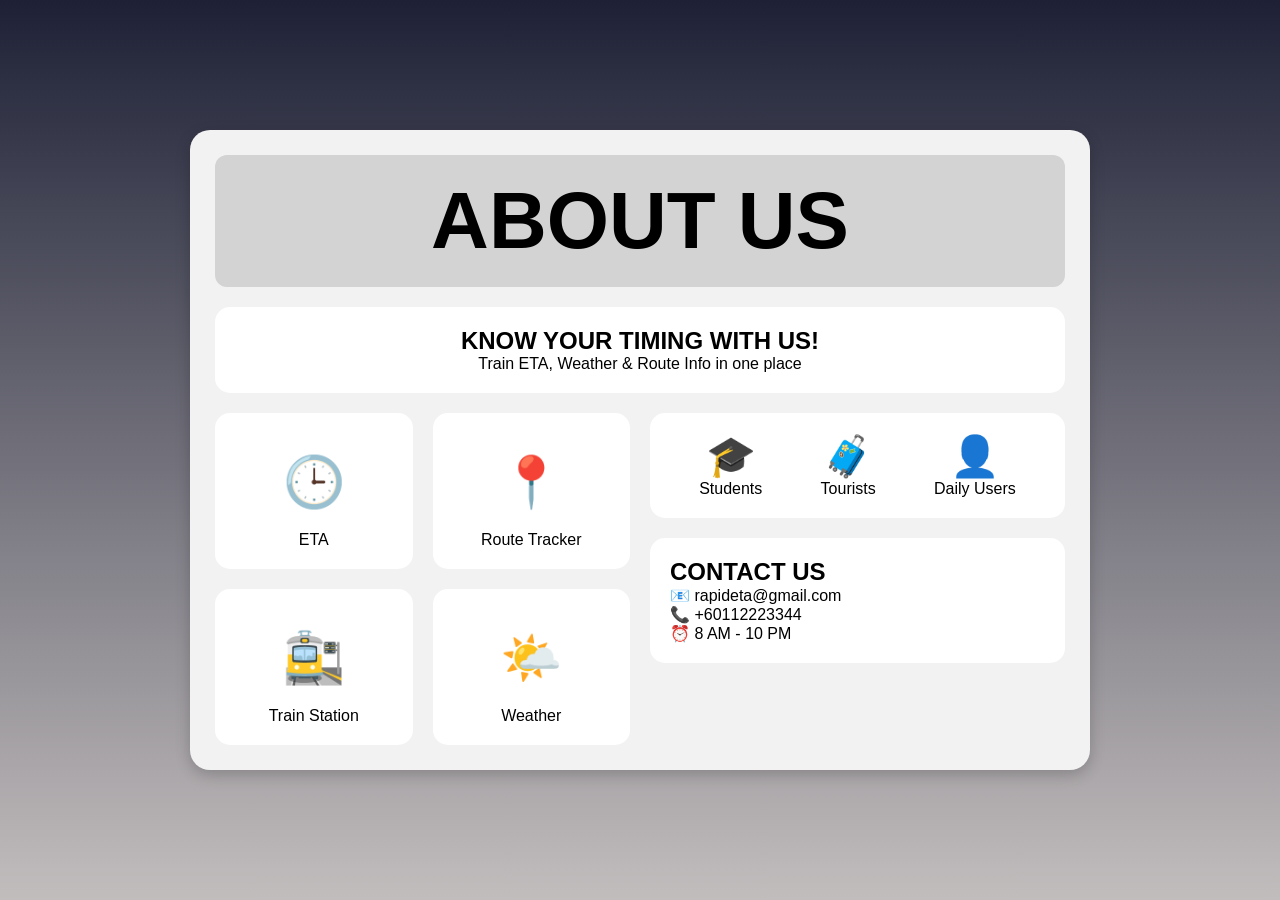
<file: aboutus.html>
<!DOCTYPE html>
<html lang="en">
<head>
<meta charset="UTF-8">
<meta name="viewport" content="width=device-width, initial-scale=1.0">
<title>Rapid ETA - About Us</title>

<style>

*{
    margin:0;
    padding:0;
    box-sizing:border-box;
    font-family: Arial, sans-serif;
}

body{
    min-height:100vh;
    display:flex;
    justify-content:center;
    align-items:center;
    background: linear-gradient(to bottom, rgb(30, 33, 54), rgb(194, 189, 189));
    padding:30px;
}

.container{
    width:900px;
    background:#f2f2f2;
    padding:25px;
    border-radius:20px;
    box-shadow:0 5px 15px rgba(0,0,0,0.2);
}

.title{
    text-align:center;
    padding:20px;
    font-size:40px;
    font-family:'Times New Roman', Times, serif;
    background:lightgrey;
    border-radius:12px;
    margin-bottom:20px;
}

.intro{
    background:white;
    padding:20px;
    border-radius:15px;
    margin-bottom:20px;
    text-align:center;
}

.content{
    display:flex;
    gap:20px;
}

.left-box, .right-box{
    flex:1;
}

.grid{
    display:grid;
    grid-template-columns:1fr 1fr;
    gap:20px;
}

.grid div{
    background:white;
    padding:20px;
    border-radius:15px;
    text-align:center;
    cursor:pointer;
    transition:0.3s;
}
.grid a{
    text-decoration:none;
    color:inherit;
}

.grid div:hover{
    transform:translateY(-5px);
}


.icon{
    font-size:50px;
}


.weather-box{
    display:none;
    background:white;
    padding:20px;
    border-radius:15px;
    margin-bottom:20px;
    text-align:center;
}


.users{
    background:white;
    padding:20px;
    border-radius:15px;
    display:flex;
    justify-content:space-around;
    text-align:center;
    margin-bottom:20px;
}

.users span{
    font-size:40px;
    display:block;
}

.contact{
    background:white;
    padding:20px;
    border-radius:15px;
}


#dropdownMenu{
    display:none;
    margin-top:10px;
}

select{
    width:100%;
    padding:10px;
    border-radius:8px;
}

</style>
</head>

<body>

<div class="container">

    <div class="title">
        <h1>ABOUT US</h1>
    </div>

    <div class="intro">
        <h2>KNOW YOUR TIMING WITH US!</h2>
        <p>Train ETA, Weather & Route Info in one place</p>
    </div>

    <div class="content">

        <div class="left-box">

            <div class="grid">
                
        
                <div>
                    <a href="timetable.html">
                    <div class="icon">🕒</div>
                    <p>ETA</p>
                    </a>
                </div>

                <div>
                    <a href="routes&stations.html">
                    <div class="icon">📍</div>
                    <p>Route Tracker</p>
                    </a>
                </div>
                
                    <div>
                        <div class="icon" onclick="toggleTrain()">🚉</div>
                        <p>Train Station</p>

                        <div id="dropdownMenu">
                        <select id="trainLine" onchange="goToLine()">
                            <option value="">-- Choose Line --</option>

                            <option value="https://myrapid.com.my/bus-train/rapid-kl/mrt-kajang-line/">
                                MRT Kajang Line
                            </option>

                            <option value="https://myrapid.com.my/bus-train/rapid-kl/mrt-putrajaya-line/">
                                MRT Putrajaya Line
                            </option>

                            <option value="https://myrapid.com.my/bus-train/rapid-kl/lrt-kelana-jaya-line/">
                                LRT Kelana Jaya Line
                            </option>

                            <option value="https://myrapid.com.my/bus-train/rapid-kl/lrt-ampang-sri-petaling-line/">
                                LRT Ampang Line
                            </option>

                        </select>
                    </div>
                </div>

             
                <div onclick="showWeather()">
                    <div class="icon">🌤️</div>
                    <p>Weather</p>
                </div>

            </div>

        </div>

        <div class="right-box">

            <div class="users">

                <div>
                    <span>🎓</span>
                    Students
                </div>

                <div>
                    <span>🧳</span>
                    Tourists
                </div>

                <div>
                    <span>👤</span>
                    Daily Users
                </div>

            </div>

            <div class="weather-box" id="weatherBox">
                <h2>LIVE WEATHER</h2>
                <p id="temp">Click weather to load...</p>
                <p id="wind"></p>
            </div>

            <div class="contact">
                <h2>CONTACT US</h2>
                <p>📧 rapideta@gmail.com</p>
                <p>📞 +60112223344</p>
                <p>⏰ 8 AM - 10 PM</p>
            </div>

        </div>

    </div>

</div>

<script>


function toggleTrain(){
    let menu = document.getElementById("dropdownMenu");
    menu.style.display = menu.style.display === "block" ? "none" : "block";
}


function goToLine(){
    let link = document.getElementById("trainLine").value;
    if(link){
        window.location.href = link;
    }
}

function showWeather(){

    let box = document.getElementById("weatherBox");
    box.style.display = "block";

    fetch("https://api.open-meteo.com/v1/forecast?latitude=3.1390&longitude=101.6869&current_weather=true")

    .then(res => res.json())
    .then(data => {

        document.getElementById("temp").innerHTML =
            "🌡 Temperature: " + data.current_weather.temperature + "°C";

        document.getElementById("wind").innerHTML =
            "💨 Wind Speed: " + data.current_weather.windspeed + " km/h";

    })

    .catch(err => {
        document.getElementById("temp").innerHTML =
            "Failed to load weather";
    });

}

</script>

</body>
</html>
</file>
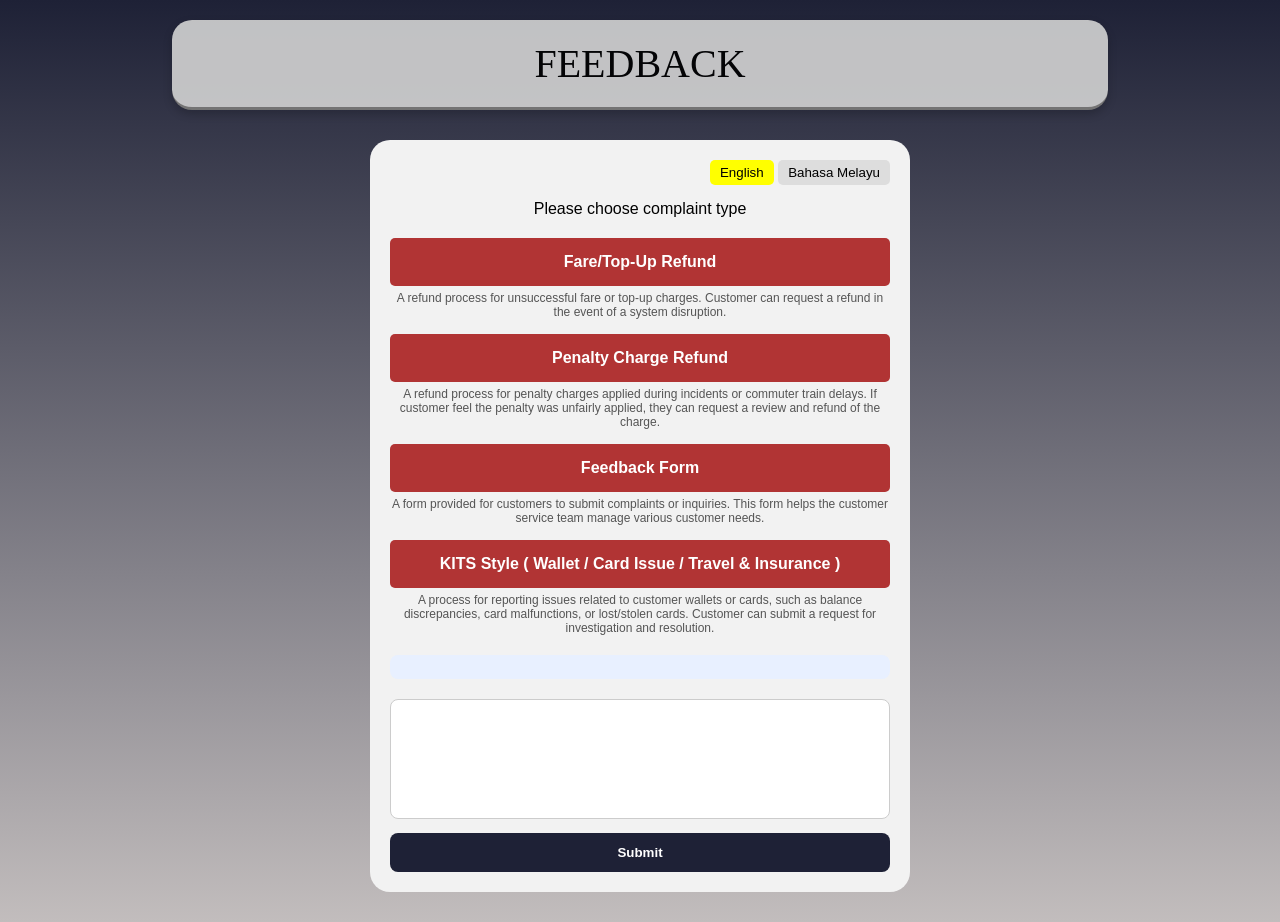
<file: feedback.html>
<!DOCTYPE html>
<html lang="en">
<head>
    <meta charset="UTF-8">
    <meta name="viewport" content="width=device-width, initial-scale=1.0">
    <title>Feedback Page</title>

    <link rel="stylesheet" href="feedback.css">
</head>

<body>

<div class="header">FEEDBACK</div>

<div class="container">

    <div class="top-bar">
        <div></div>

        <div>
            <button onclick="switchLanguage('en', this)"
                class="lang-btn active">
                English
            </button>

            <button onclick="switchLanguage('bm', this)"
                class="lang-btn inactive">
                Bahasa Melayu
            </button>
        </div>
    </div>

    <div class="title" id="title">
        Please choose complaint type
    </div>

    <div class="feedback-grid">


        <div class="feedback-card">

            <div class="button" id="btn1"
                onclick="selectOption('Fare/Top-Up Refund')">
                Fare/Top-Up Refund
            </div>

            <div class="desc" id="desc1"></div>

        </div>

        <div class="feedback-card">

            <div class="button" id="btn2"
                onclick="selectOption('Penalty Charge Refund')">
                Penalty Charge Refund
            </div>

            <div class="desc" id="desc2"></div>

        </div>


        <div class="feedback-card">

            <div class="button" id="btn3"
                onclick="selectOption('Feedback Form')">
                Feedback Form
            </div>

            <div class="desc" id="desc3"></div>

        </div>

 
        <div class="feedback-card">

            <div class="button" id="btn4"
                onclick="selectOption('KITS Style')">
                KITS Style ( Wallet / Card Issue / Travel & Insurance )
            </div>

            <div class="desc" id="desc4"></div>

        </div>

    </div>


    <div id="responseBox"></div>

    <div class="input-section">

        <textarea id="userResponse"
            placeholder="Enter your response here...">
        </textarea>

        <button class="submit-btn"
            onclick="submitResponse()">
            Submit
        </button>

    </div>

</div>

<script src="feedback.js"></script>

</body>
</html>
</file>
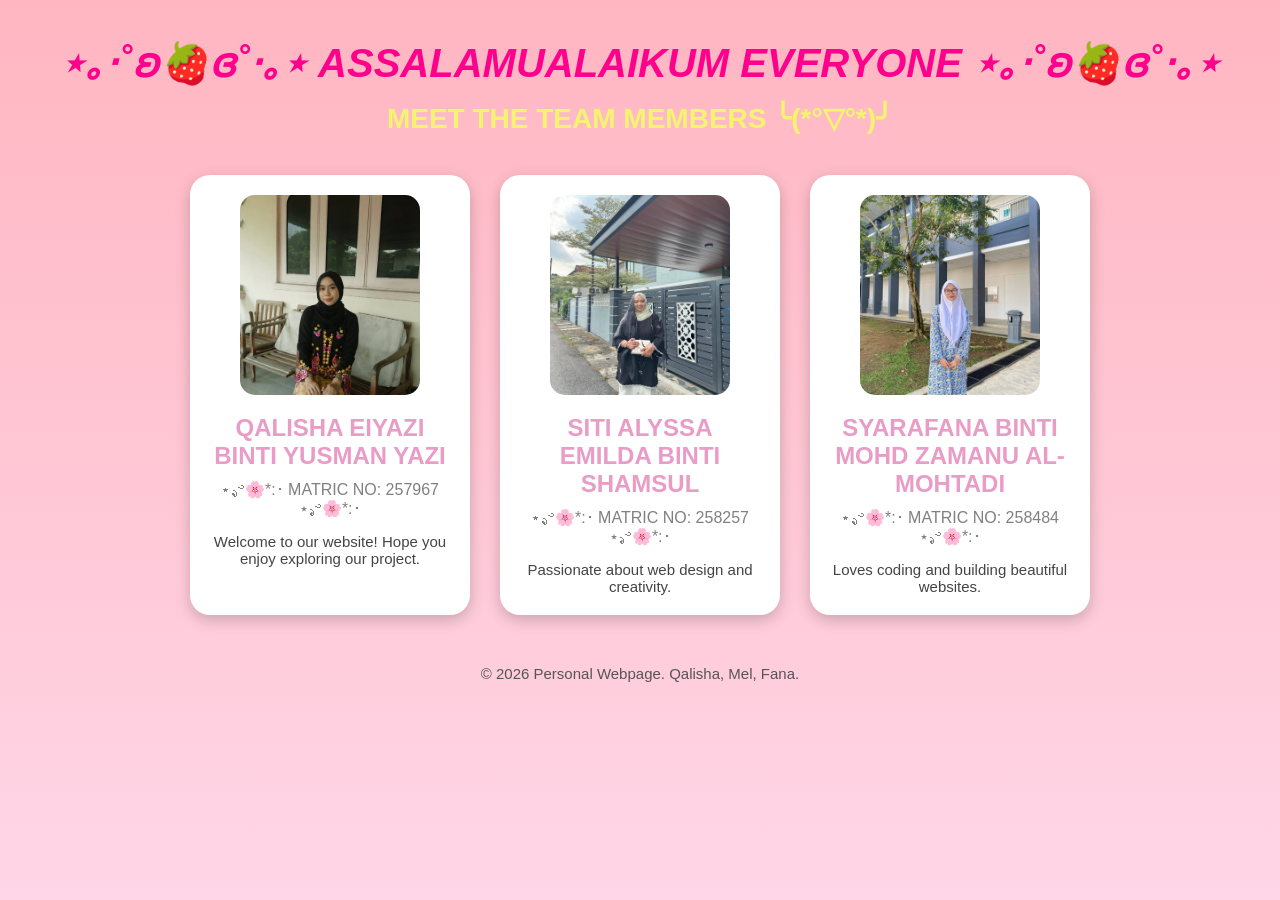
<file: members.html>
<!doctype html>
<html lang="en">
<head>
    <meta charset="UTF-8">
    <meta name="viewport" content="width=device-width, initial-scale=1.0">
    <title>TEAM MEMBERS</title>

    <style>

        *{
            margin:0;
            padding:0;
            box-sizing:border-box;
            font-family:Arial, sans-serif;
        }

        body{
            background:linear-gradient(to bottom, lightpink, #ffd6e7);
            min-height:100vh;
            text-align:center;
            padding:40px 20px;
        }

        h1{
            color:rgb(255, 0, 140);
            margin-bottom:15px;
            font-size:40px;
        }

        h2{
            color:rgb(244, 244, 113);
            margin-bottom:40px;
            font-size:28px;
        }

       
        .team-container{
            display:flex;
            justify-content:center;
            gap:30px;
            flex-wrap:wrap;
        }

        

        .card{
            background:white;
            width:280px;
            padding:20px;
            border-radius:20px;
            box-shadow:0 5px 15px rgba(0,0,0,0.2);
            transition:0.3s;
        }

        .card:hover{
            transform:translateY(-10px);
        }

        .card img{
            width:180px;
            height:200px;
            border-radius:15px;
            object-fit:cover;
            margin-bottom:15px;
        }

        .name{
            color:rgb(232, 156, 198);
            font-size:24px;
            margin-bottom:10px;
        }

        .matric{
            color:gray;
            margin-bottom:15px;
        }

        .desc{
            color:#444;
            font-size:15px;
        }

        footer{
            margin-top:50px;
            color:#555;
            font-size:15px;
        }

    </style>
</head>

<body>

    <h1><b><i>⋆｡‧˚ʚ🍓ɞ˚‧｡⋆ ASSALAMUALAIKUM EVERYONE ⋆｡‧˚ʚ🍓ɞ˚‧｡⋆</i></b></h1>

    <h2>MEET THE TEAM MEMBERS ╰(*°▽°*)╯</h2>

    
    <div class="team-container">

        <div class="card">
            <img src="me.jpg" alt="Ahmad">

            <h3 class="name"> QALISHA EIYAZI BINTI YUSMAN YAZI</h3>

            <p class="matric">⋆.ೃ࿔🌸*:･ MATRIC NO: 257967 ⋆.ೃ࿔🌸*:･</p>

            <p class="desc">
                Welcome to our website! 
                Hope you enjoy exploring our project.
            </p>
        </div>


        <div class="card">
            <img src="member2.jpg" alt="Mel">

            <h3 class="name"> SITI ALYSSA EMILDA BINTI SHAMSUL </h3>

            <p class="matric">⋆.ೃ࿔🌸*:･ MATRIC NO: 258257 ⋆.ೃ࿔🌸*:･</p>

            <p class="desc">
                Passionate about web design and creativity.
            </p>
        </div>

        

        <div class="card">
            <img src="member3.jpg" alt="Fana">

            <h3 class="name"> SYARAFANA BINTI MOHD ZAMANU AL-MOHTADI </h3>

            <p class="matric">⋆.ೃ࿔🌸*:･ MATRIC NO: 258484 ⋆.ೃ࿔🌸*:･</p>

            <p class="desc">
                Loves coding and building beautiful websites.
            </p>
        </div>

    </div>

    <footer>
        <p>&copy; 2026 Personal Webpage. Qalisha, Mel, Fana.</p>
    </footer>

</body>
</html>
</file>
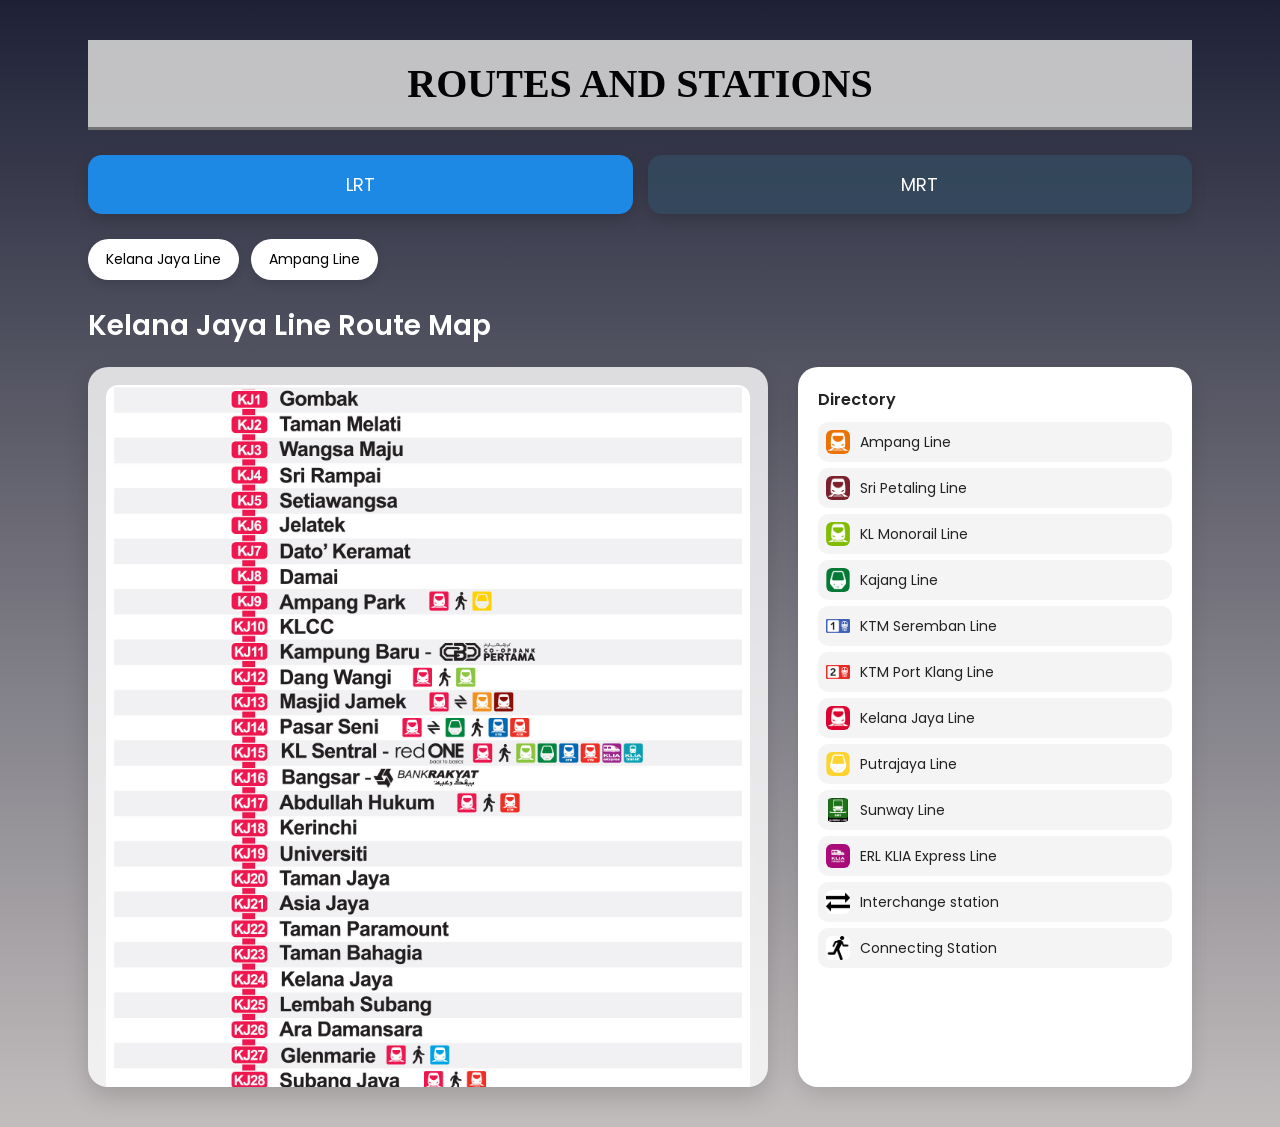
<file: routes&stations.html>
<!DOCTYPE html>
<html lang="en">
<head>
<meta charset="UTF-8" />
<meta name="viewport" content="width=device-width, initial-scale=1.0"/>
<title>Malaysia Rail Transit Map</title>

<link rel="stylesheet" href="routes&stations.css">
</head>

<body>

<div class="container">
  <div class = main-header> ROUTES AND STATIONS</div>
  <div class="transport-buttons">
    <button class="active" onclick="showTransport('lrt', this)">LRT</button>
    <button onclick="showTransport('mrt', this)">MRT</button>
  </div>

  <div class="line-buttons" id="lineButtons"></div>

  <h1 id="title">Route Map</h1>

  <div class="map-container">

    <div class="map-box">
      <img id="mapImage" src="kelanajayaline.jpg" alt="Transit Map">
    </div>

    <div class="info-box">

      <div class="legend-title">Directory</div>

      <div class="legend-item">
        <img src="ampanglogo.png" class="icon"> Ampang Line
      </div>

      <div class="legend-item">
        <img src="sripetalinglogo.png" class="icon"> Sri Petaling Line
      </div>

      <div class="legend-item">
        <img src="klmonorail.png" class="icon"> KL Monorail Line
      </div>

      <div class="legend-item">
        <img src="kajanglogo.png" class="icon"> Kajang Line
      </div>

      <div class="legend-item">
        <img src="ktmserembanlogo.png" class="icon"> KTM Seremban Line
      </div>

      <div class="legend-item">
        <img src="ktmportklang.png" class="icon"> KTM Port Klang Line
      </div>

      <div class="legend-item">
        <img src="kelanajayalogo.png" class="icon"> Kelana Jaya Line
      </div>

      <div class="legend-item">
        <img src="putrajayalogo.png" class="icon"> Putrajaya Line
      </div>

      <div class="legend-item">
        <img src="sunwaylogo.jpg" class="icon"> Sunway Line
      </div>

      <div class="legend-item">
        <img src="erlklialogo.jpg" class="icon"> ERL KLIA Express Line
      </div>

      <div class="legend-item">
        <img src="exchangelogo.png" class="icon"> Interchange station
      </div>

      <div class="legend-item">
        <img src="connectinglogo.png" class="icon"> Connecting Station
      </div>

    </div>

  </div>
</div>

<script src="routes&stations.js"></script>
</body>
</html>
</file>
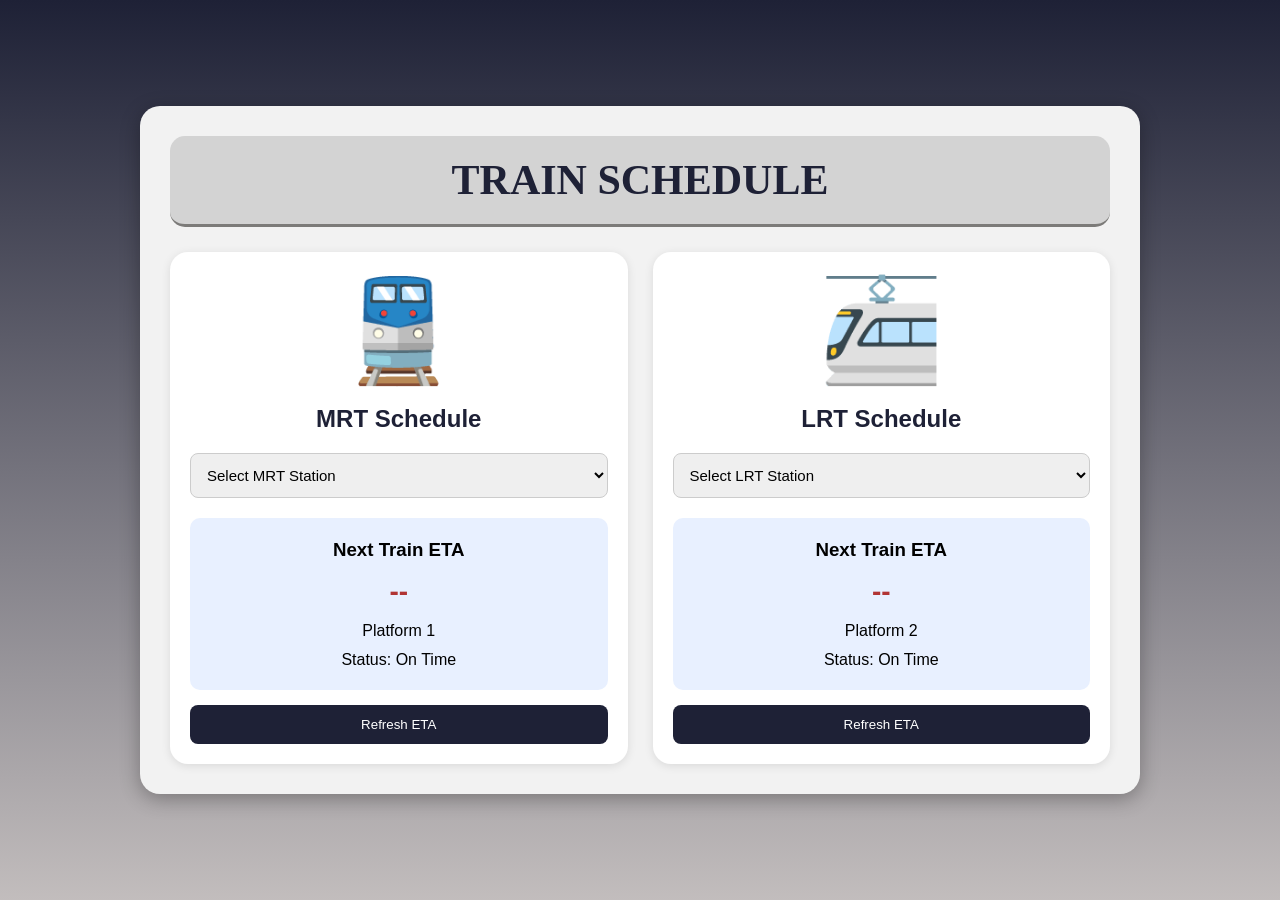
<file: timetable.html>
<!DOCTYPE html>
<html lang="en">
<head>
<meta charset="UTF-8">
<meta name="viewport" content="width=device-width, initial-scale=1.0">

<title>Rapid ETA - Train Schedule</title>

<style>
*{
    margin:0;
    padding:0;
    box-sizing:border-box;
    font-family: Arial, sans-serif;
}

body{
    min-height:100vh;
    display:flex;
    justify-content:center;
    align-items:center;
    background: linear-gradient(to bottom, rgb(30,33,54), rgb(194,189,189));
    padding:30px;
}

.container{
    width:1000px;
    background:#f2f2f2;
    border-radius:20px;
    padding:30px;
    box-shadow:0 5px 20px rgba(0,0,0,0.3);
}

.title{
    text-align:center;
    padding:20px;
    background:lightgrey;
    border-radius:15px;
    margin-bottom:25px;
    border-bottom:3px solid #3533308c;
}

.title h1{
    font-size:42px;
    color:#1e2136;
    font-family:'Times New Roman', Times, serif;
}

.schedule-wrapper{
    display:flex;
    gap:25px;
}

.train-card{
    flex:1;
    background:white;
    border-radius:18px;
    padding:20px;
    box-shadow:0 2px 10px rgba(0,0,0,0.1);
    transition:0.3s;
}

.train-card:hover{
    transform:translateY(-5px);
}

.train-image{
    font-size:100px;
    text-align:center;
    margin-bottom:15px;
}

.train-card h2{
    text-align:center;
    margin-bottom:20px;
    color:#1e2136;
}

select{
    width:100%;
    padding:12px;
    border-radius:8px;
    border:1px solid #ccc;
    margin-bottom:20px;
    font-size:15px;
}

.info-box{
    background:#e8f0ff;
    padding:15px;
    border-radius:10px;
    text-align:center;
    line-height:1.8;
}

.eta{
    font-size:28px;
    font-weight:bold;
    color:#b13434;
}

.refresh-btn{
    margin-top:15px;
    width:100%;
    padding:12px;
    background:#1e2136;
    color:white;
    border:none;
    border-radius:8px;
    cursor:pointer;
}

.refresh-btn:hover{
    opacity:0.85;
}

@media(max-width:900px){
    .schedule-wrapper{
        flex-direction:column;
    }
    .container{
        width:100%;
    }
}
</style>
</head>

<body>

<div class="container">

    <div class="title">
        <h1>TRAIN SCHEDULE</h1>
    </div>

    <div class="schedule-wrapper">


        <div class="train-card">

            <div class="train-image">🚆</div>
            <h2>MRT Schedule</h2>

            <select id="mrtStation">
                <option value="">Select MRT Station</option>
                <option>Bukit Bintang</option>
                <option>Kajang</option>
                <option>Putrajaya</option>
                <option>TRX</option>
                <option>Sungai Buloh</option>
            </select>

            <div class="info-box">
                <h3>Next Train ETA</h3>
                <div class="eta" id="mrtETA">--</div>
                <p>Platform 1</p>
                <p>Status: On Time</p>
            </div>

            <button class="refresh-btn" onclick="refreshMRT()">
                Refresh ETA
            </button>

        </div>


        <div class="train-card">

            <div class="train-image">🚈</div>
            <h2>LRT Schedule</h2>

            <select id="lrtStation">
                <option value="">Select LRT Station</option>
                <option>Kelana Jaya</option>
                <option>Masjid Jamek</option>
                <option>Putra Heights</option>
                <option>Ampang Park</option>
                <option>KLCC</option>
            </select>

            <div class="info-box">
                <h3>Next Train ETA</h3>
                <div class="eta" id="lrtETA">--</div>
                <p>Platform 2</p>
                <p>Status: On Time</p>
            </div>

            <button class="refresh-btn" onclick="refreshLRT()">
                Refresh ETA
            </button>

        </div>

    </div>
</div>

<script>

let data = {};


fetch("timetable.json")
    .then(res => res.json())
    .then(json => {
        data = json;
        console.log("JSON loaded:", data);
    })
    .catch(err => console.log(err));

function getNextTrain(schedule, station) {
    if (!schedule || !schedule[station]) return null;

    let now = new Date();
    let currentMin = now.getMinutes();

    let times = schedule[station];

    for (let t of times) {
        if (t > currentMin) {
            return t - currentMin;
        }
    }

    return (60 - currentMin) + times[0];
}


function refreshMRT() {
    let station = document.getElementById("mrtStation").value;

    if (!station) {
        alert("Please select MRT station");
        return;
    }

    let eta = getNextTrain(data.mrtSchedule, station);

    document.getElementById("mrtETA").innerHTML = eta + " mins";
}


function refreshLRT() {
    let station = document.getElementById("lrtStation").value;

    if (!station) {
        alert("Please select LRT station");
        return;
    }

    let eta = getNextTrain(data.lrtSchedule, station);

    document.getElementById("lrtETA").innerHTML = eta + " mins";
}

</script>

</body>
</html>
</file>
<file: feedback.css>
body {
    font-family: Arial, sans-serif;
    margin: 0;
    background: linear-gradient(to bottom, rgb(30, 33, 54), rgb(194, 189, 189));
}

.header {
    width: 70%;
    margin: 20px auto;
    text-align: center;
    padding: 20px;
    font-size: 40px;
    font-family:'Times New Roman', Times, serif;
    color: black;
    border-bottom: 3px solid #3533308c;
    background: lightgrey;
    opacity: 0.9;
    border-radius: 20px;
    box-shadow: 0 4px 10px rgba(0,0,0,0.2);
}

.container {
    width: 500px;
    margin: 30px auto;
    background: #f2f2f2;
    padding: 20px;
    border-radius: 20px;
}

.top-bar {
    display: flex;
    justify-content: space-between;
    margin-bottom: 15px;
}

.lang-btn {
    padding: 5px 10px;
    border-radius: 5px;
    border: none;
    cursor: pointer;
}

.active {
    background: yellow;
}

.inactive {
    background: #ddd;
}

.title {
    text-align: center;
    margin-bottom: 20px;
    font-size: 16px;
}

.button {
    background: rgb(177, 52, 52);
    color: white;
    padding: 15px;
    text-align: center;
    border-radius: 5px;
    margin: 15px 0 5px 0;
    font-weight: bold;
    cursor: pointer;
    transition: 0.3s;
}

.button:hover {
    opacity: 80%;
}

.button:active {
    transform: scale(0.97);
}

.desc {
    font-size: 12px;
    text-align: center;
    color: #555;
    margin-bottom: 15px;
}

#responseBox {
    margin-top: 20px;
    padding: 12px;
    background: #e8f0ff;
    border-radius: 8px;
    text-align: center;
    font-weight: bold;
    color: #1e2136;
}

.input-section{
    margin-top: 20px;
}

#userResponse{
    width: 100%;
    height: 120px;
    padding: 10px;
    border-radius: 8px;
    border: 1px solid #ccc;
    resize: none;
    font-size: 14px;
    box-sizing: border-box;
}

.submit-btn{
    margin-top: 10px;
    width: 100%;
    padding: 12px;
    background: #1e2136;
    color: white;
    border: none;
    border-radius: 8px;
    cursor: pointer;
    font-weight: bold;
}

.submit-btn:hover{
    opacity: 0.85;
}
</file>
<file: routes&stations.css>
@import url('https://fonts.googleapis.com/css2?family=Poppins:wght@300;400;600&display=swap');

*{
  margin:0;
  padding:0;
  box-sizing:border-box;
  font-family:'Poppins', sans-serif;
}

body{
  background: linear-gradient(to bottom, rgb(30, 33, 54), rgb(194, 189, 189));
  padding:40px;
  color:#222;
}

.container{
  width:92%;
  margin:auto;
}

.main-header{
   text-align: center;
   padding:  20px;
   font-size: 40px;
   font-weight: 600;
   margin-bottom: 25px;
   font-family:'Times New Roman', Times, serif;
   color: black;
   border-bottom: 3px solid #3533308c;
   background:lightgrey;
   opacity: 0.9;
}

#title{
  color: white;
}

.transport-buttons{
  display:flex;
  gap:15px;
  margin-bottom:25px;
}

.transport-buttons button{
  flex:1;
  padding:16px;
  border:none;
  border-radius:14px;
  font-size:18px;
  cursor:pointer;
  background:rgba(52,73,94,0.9);
  color:white;
  transition:0.3s;
  box-shadow:0 6px 15px rgba(0,0,0,0.15);
}

.transport-buttons button:hover{
  transform:translateY(-2px);
}

.transport-buttons button.active{
  background:#1e88e5;
}

.line-buttons{
  display:flex;
  gap:12px;
  flex-wrap:wrap;
  margin-bottom:25px;
}

.line-buttons button{
  padding:10px 18px;
  border:none;
  border-radius:50px;
  background:white;
  cursor:pointer;
  font-size:14px;
  transition:0.3s;
  box-shadow:0 4px 10px rgba(0,0,0,0.1);
}

.line-buttons button:hover{
  background:#1e88e5;
  color:white;
  transform:scale(1.05);
}

h1{
  font-size:28px;
  margin-bottom:20px;
  font-weight:600;
}

.map-container{
  display:flex;
  gap:30px;
  flex-wrap:wrap;
}

.map-box{
  background:rgba(255,255,255,0.8);
  backdrop-filter: blur(10px);
  padding:18px;
  border-radius:20px;
  box-shadow:0 10px 25px rgba(0,0,0,0.15);
  width:680px;
  max-width:100%;
  height:720px;
  overflow-y:auto;
}

.map-box img{
  width:100%;
  border-radius:12px;
}

.info-box{
  flex:1;
  min-width:260px;
  background:white;
  padding:20px;
  border-radius:20px;
  box-shadow:0 8px 20px rgba(0,0,0,0.1);
  height:720px;
  overflow-y:auto;
}

.legend-title{
  font-weight:600;
  margin-bottom:10px;
}

.legend-item{
  display:flex;
  align-items:center;
  gap:10px;
  padding:8px;
  border-radius:10px;
  margin-bottom:6px;
  background:#f4f4f4;
  font-size:14px;
}

.icon{
  width:24px;
  height:24px;
  object-fit:contain;
  border-radius:6px;
}

.icon:hover{
  transform:scale(1.2);
  transition:0.2s;
}

@media(max-width:900px){
  body{padding:20px;}

  .transport-buttons{
    flex-direction:column;
  }

  .map-container{
    flex-direction:column;
  }

  .map-box{
    height:520px;
  }
}
</file>
